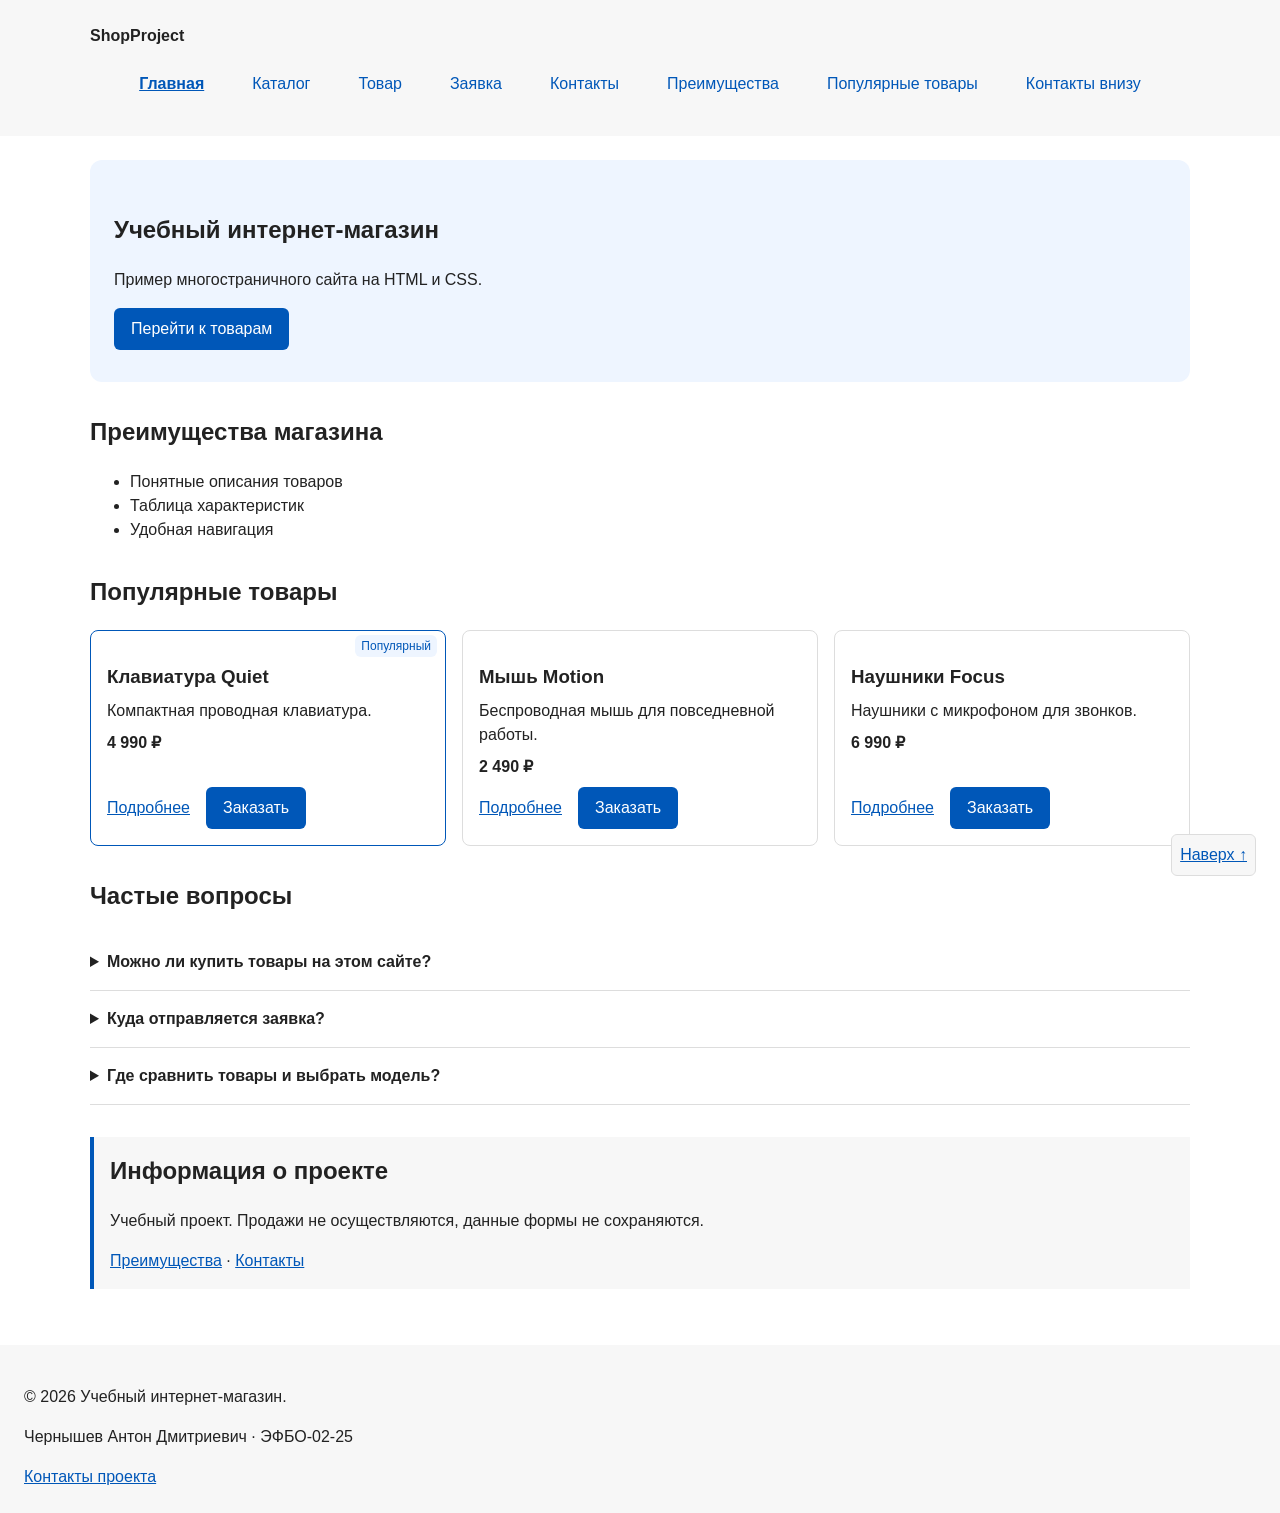
<file: index.html>
<!DOCTYPE html>
<html lang="ru">
    <head>
        <meta charset="UTF-8">
        <meta name="viewport" content="width=device-width, initial-scale=1.0">
        <meta name="description" content="Главная учебного интернет-магазина. Контрольная работа №1.">
        <meta name="author" content="Чернышев Антон Дмитриевич, ЭФБО-02-25">
        <title>Главная — Учебный интернет-магазин</title>
        <link rel="stylesheet" href="css/style.css?v=20261014-final">
        <script src="js/header.js?v=20261014-final" defer></script>
        <script src="js/main.js" defer>
        </script>
    </head>
    <body>
        <header class="site-header">
            <div class="site-header__inner">
                <a class="site-header__logo" href="index.html">ShopProject</a>
                <nav class="site-nav" aria-label="Основная навигация">
                    <ul class="site-nav__list">
                        <li class="site-nav__item">
                            <a class="site-nav__link site-nav__link--active" href="index.html" aria-current="page">Главная</a>
                        </li>
                        <li class="site-nav__item">
                            <a class="site-nav__link" href="catalog.html">Каталог</a>
                        </li>
                        <li class="site-nav__item">
                            <a class="site-nav__link" href="product.html">Товар</a>
                        </li>
                        <li class="site-nav__item">
                            <a class="site-nav__link" href="order.html">Заявка</a>
                        </li>
                        <li class="site-nav__item">
                            <a class="site-nav__link" href="contacts.html">Контакты</a>
                        </li>
                        <li class="site-nav__item"><a class="site-nav__link" href="index.html#advantages">Преимущества</a></li>
                        <li class="site-nav__item"><a class="site-nav__link" href="index.html#popular">Популярные товары</a></li>
                        <li class="site-nav__item"><a class="site-nav__link" href="index.html#contacts">Контакты внизу</a></li>
                    </ul>
                </nav>
            </div>
        </header>
        <main class="site-main" id="top">
            <section class="hero">
                <h1 class="hero__title">Учебный интернет-магазин</h1>
                <p class="hero__description">Пример многостраничного сайта на HTML и CSS.</p>
                <a class="button button--primary" href="#popular">Перейти к товарам</a>
            </section>
            <section class="section" id="advantages">
                <h2 class="section__title">Преимущества магазина</h2>
                <ul>
                    <li>Понятные описания товаров</li>
                    <li>Таблица характеристик</li>
                    <li>Удобная навигация</li>
                </ul>
            </section>
            <section class="section" id="popular">
                <h2 class="section__title">Популярные товары</h2>
                <div class="products-grid">
                    <article class="product-card product-card--featured">
                        <span class="product-card__badge">Популярный</span>
                        <h3 class="product-card__title">Клавиатура Quiet</h3>
                        <p class="product-card__description">Компактная проводная клавиатура.</p>
                        <p class="product-card__price">4 990 ₽</p>
                        <div class="product-card__actions">
                            <a class="product-card__link" href="product.html">Подробнее</a>
                            <button class="button button--primary product-card__button" type="button" data-product="Клавиатура Quiet">Заказать</button>
                        </div>
                    </article>
                    <article class="product-card">
                        <h3 class="product-card__title">Мышь Motion</h3>
                        <p class="product-card__description">Беспроводная мышь для повседневной работы.</p>
                        <p class="product-card__price">2 490 ₽</p>
                        <div class="product-card__actions">
                            <a class="product-card__link" href="catalog.html#mouse-details">Подробнее</a>
                            <button class="button button--primary product-card__button" type="button" data-product="Мышь Motion">Заказать</button>
                        </div>
                    </article>
                    <article class="product-card">
                        <h3 class="product-card__title">Наушники Focus</h3>
                        <p class="product-card__description">Наушники с микрофоном для звонков.</p>
                        <p class="product-card__price">6 990 ₽</p>
                        <div class="product-card__actions">
                            <a class="product-card__link" href="catalog.html#headphones-details">Подробнее</a>
                            <button class="button button--primary product-card__button" type="button" data-product="Наушники Focus">Заказать</button>
                        </div>
                    </article>
                </div>
            </section>
            <section class="section faq" id="faq" aria-labelledby="faq-title">
                <h2 class="section__title" id="faq-title">Частые вопросы</h2>
                <details class="faq__item">
                    <summary class="faq__question">Можно ли купить товары на этом сайте?</summary>
                    <p class="faq__answer">Нет. Это учебный проект: товары и цены вымышленные,
                        корзина и оплата не реализованы.</p>
                </details>
                <details class="faq__item">
                    <summary class="faq__question">Куда отправляется заявка?</summary>
                    <p class="faq__answer">Никуда. Форма проверяет заполнение полей в браузере,
                        но не отправляет и не сохраняет данные на сервере.</p>
                </details>
                <details class="faq__item">
                    <summary class="faq__question">Где сравнить товары и выбрать модель?</summary>
                    <p class="faq__answer">Откройте <a href="catalog.html#comparison">таблицу сравнения в каталоге</a>.
                        Кнопка «Подробнее» у каждой карточки ведёт к её описанию.</p>
                </details>
            </section>
            <aside class="aside-info">
                <h2 class="aside-info__title">Информация о проекте</h2>
                <p>Учебный проект. Продажи не осуществляются, данные формы не сохраняются.</p>
                <a href="#advantages">Преимущества</a> · <a href="#contacts">Контакты</a>
            </aside>
        </main>
        <footer class="site-footer" id="contacts">
            <p>© 2026 Учебный интернет-магазин.</p>
            <p>Чернышев Антон Дмитриевич · ЭФБО-02-25</p>
            <a href="contacts.html">Контакты проекта</a>
        </footer>
        <a class="back-top" href="#top">Наверх ↑</a>
        <dialog class="order-dialog" id="order-dialog" aria-labelledby="order-dialog-title">
            <h2 class="order-dialog__title" id="order-dialog-title">Оформление заявки</h2>
            <form class="order-form" id="order-form" action="#" method="post" novalidate>
                <p class="order-form__note">Демонстрация: форма проверяет ввод, но ничего не отправляет и не сохраняет. Поля со * обязательны.</p>
                <input id="selected-product" name="selected-product" type="hidden">
                <p id="selected-product-name" class="order-form__selection">
                </p>
                <div class="order-form__field">
                    <label class="order-form__label" for="name">Имя *</label>
                    <input class="order-form__input" id="name" name="name" type="text" minlength="2" autocomplete="name" required>
                </div>
                <div class="order-form__field">
                    <label class="order-form__label" for="email">E-mail *</label>
                    <input class="order-form__input" id="email" name="email" type="email" autocomplete="email" required>
                </div>
                <div class="order-form__field">
                    <label class="order-form__label" for="phone">Телефон *</label>
                    <input class="order-form__input" id="phone" name="phone" type="tel" inputmode="tel" autocomplete="tel" placeholder="+7 (900) 000-00-00" pattern="^\+7 \(\d{3}\) \d{3}-\d{2}-\d{2}$" aria-describedby="phone-hint" required>
                    <small class="order-form__hint" id="phone-hint">Формат: +7 (900) 000-00-00</small>
                </div>
                <div class="order-form__field">
                    <label class="order-form__label" for="date">Желаемая дата</label>
                    <input class="order-form__input" id="date" name="date" type="date">
                </div>
                <div class="order-form__field">
                    <label class="order-form__label" for="topic">Тема обращения *</label>
                    <select class="order-form__select" id="topic" name="topic" required>
                        <option value="">Выберите тему</option>
                        <option value="product">Заказ товара</option>
                        <option value="consultation">Консультация</option>
                        <option value="delivery">Доставка</option>
                    </select>
                </div>
                <div class="order-form__field">
                    <label class="order-form__label" for="comment">Комментарий</label>
                    <textarea class="order-form__textarea" id="comment" name="comment" rows="3" placeholder="Комментарий к заявке">
                    </textarea>
                </div>
                <div class="order-form__field order-form__field--checkbox">
                    <input class="order-form__input order-form__input--checkbox" id="agreement" name="agreement" type="checkbox" required>
                    <label class="order-form__label order-form__label--checkbox" for="agreement">Я согласен на обработку данных в учебном примере *</label>
                </div>
                <div class="order-form__actions">
                    <button class="button button--secondary" id="close-order-dialog" type="button">Закрыть</button>
                    <button class="button button--primary" id="submit-order" type="submit" disabled>Проверить заявку</button>
                </div>
            </form>
        </dialog>
        <p class="success-message" id="success-message" role="status" hidden>Поля проверены. Это демонстрация: заявка не отправлена.</p>
    </body>
</html>
</file>
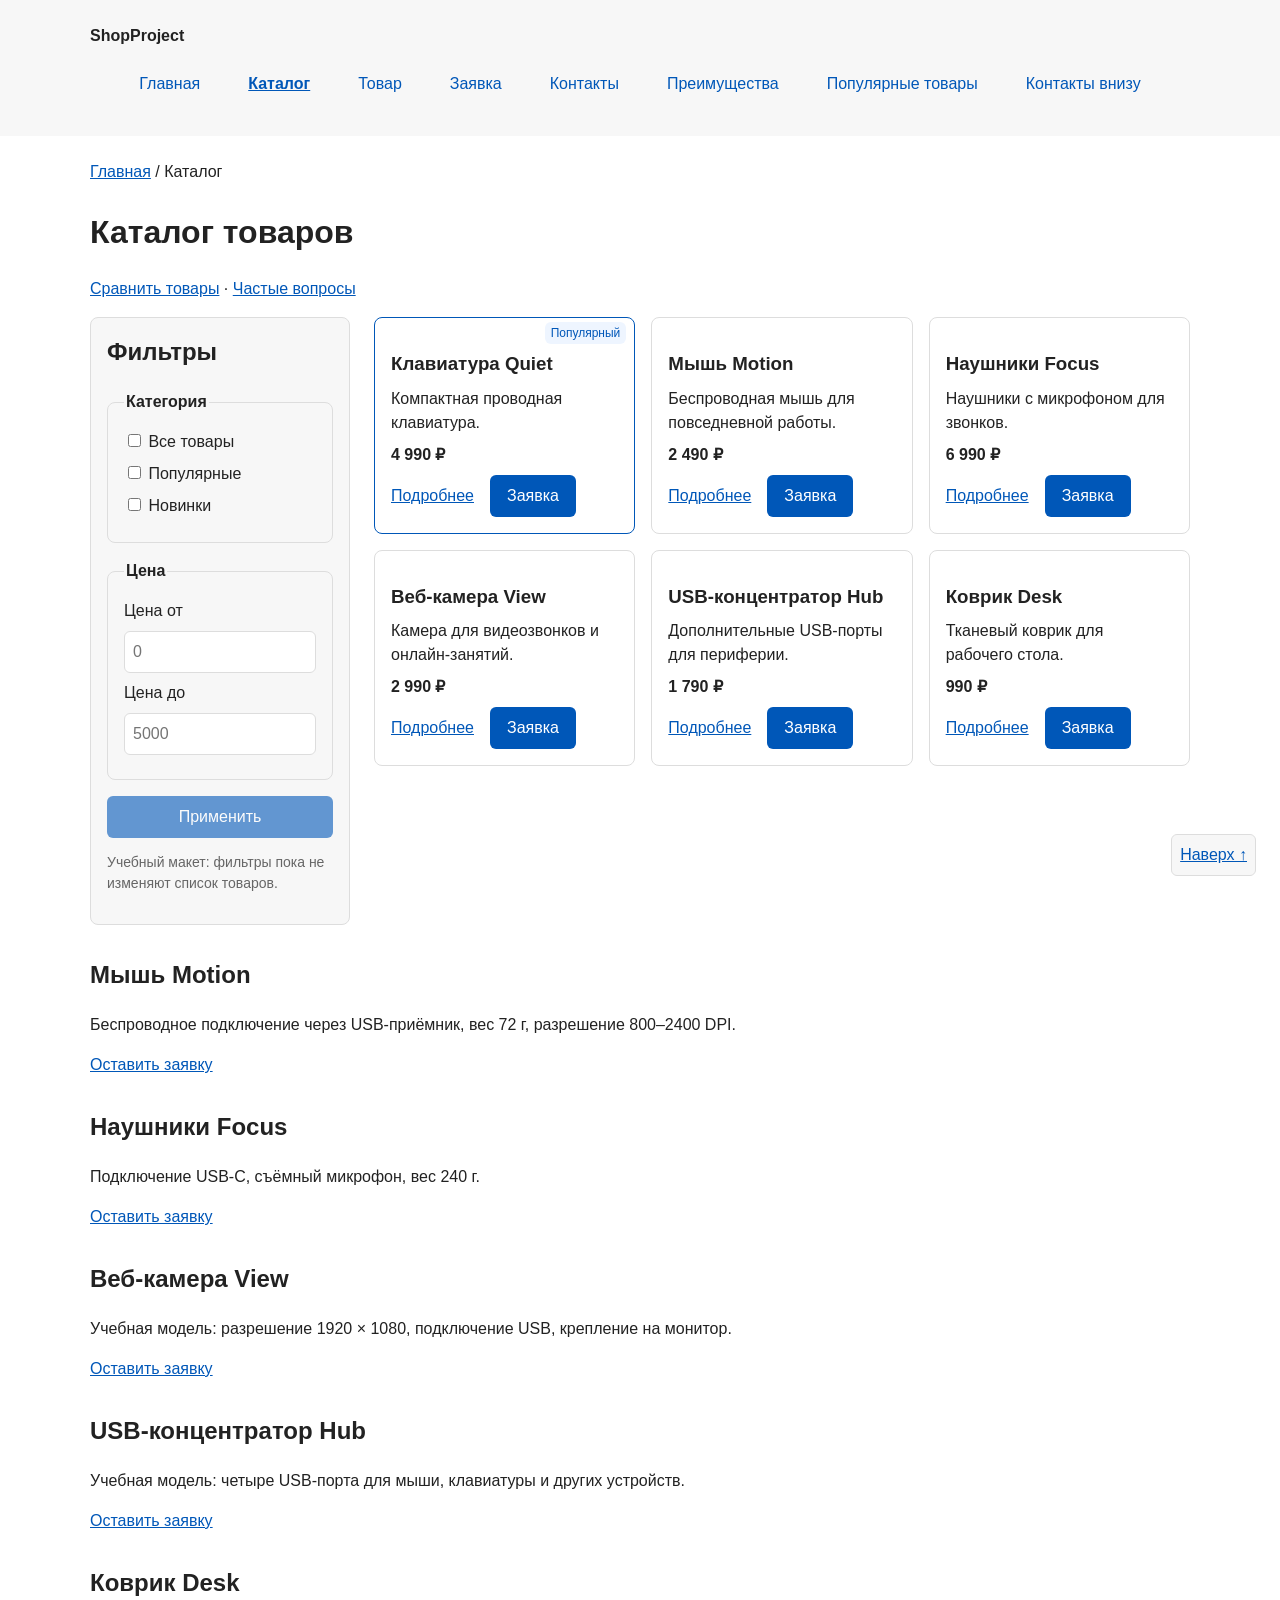
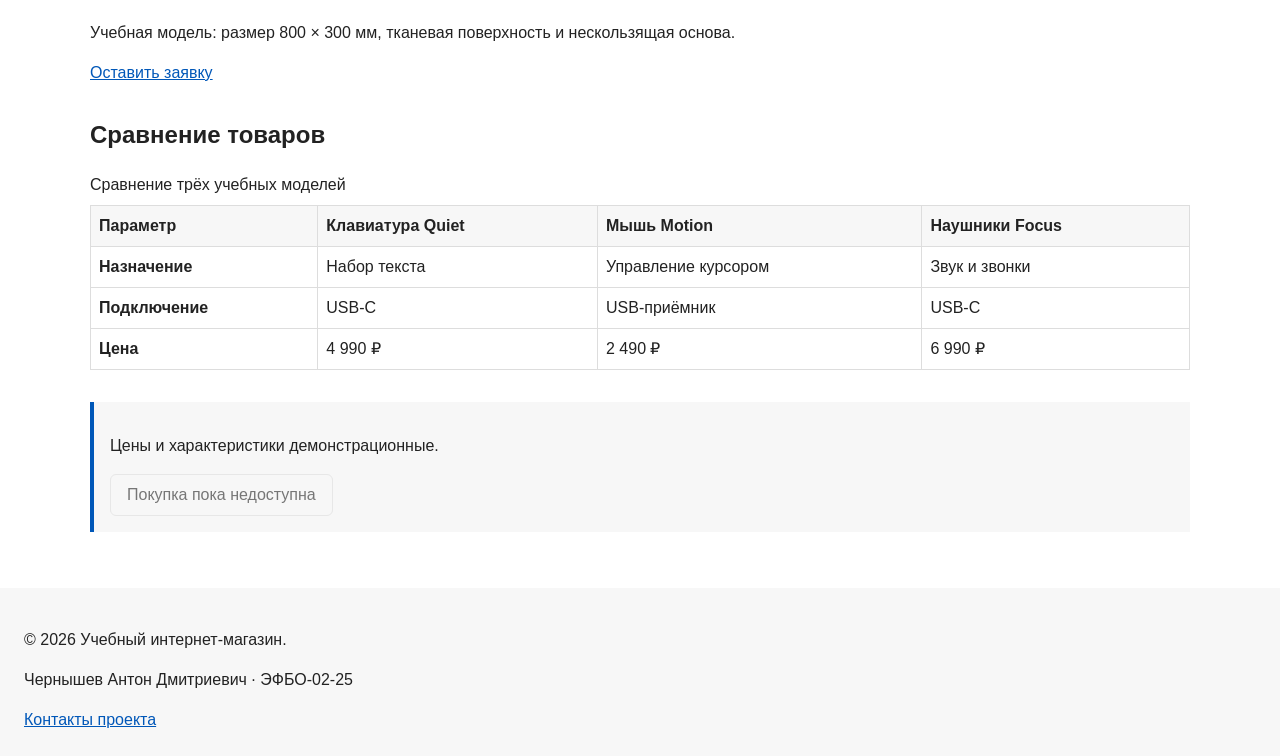
<file: catalog.html>
<!DOCTYPE html>
<html lang="ru">
    <head>
        <meta charset="UTF-8">
        <meta name="viewport" content="width=device-width, initial-scale=1.0">
        <meta name="description" content="Каталог учебного интернет-магазина. Контрольная работа №1.">
        <meta name="author" content="Чернышев Антон Дмитриевич, ЭФБО-02-25">
        <title>Каталог — Учебный интернет-магазин</title>
        <link rel="stylesheet" href="css/style.css?v=20261014-final">
        <script src="js/header.js?v=20261014-final" defer></script>
    </head>
    <body>
        <header class="site-header">
            <div class="site-header__inner">
                <a class="site-header__logo" href="index.html">ShopProject</a>
                <nav class="site-nav" aria-label="Основная навигация">
                    <ul class="site-nav__list">
                        <li class="site-nav__item">
                            <a class="site-nav__link" href="index.html">Главная</a>
                        </li>
                        <li class="site-nav__item">
                            <a class="site-nav__link site-nav__link--active" href="catalog.html" aria-current="page">Каталог</a>
                        </li>
                        <li class="site-nav__item">
                            <a class="site-nav__link" href="product.html">Товар</a>
                        </li>
                        <li class="site-nav__item">
                            <a class="site-nav__link" href="order.html">Заявка</a>
                        </li>
                        <li class="site-nav__item">
                            <a class="site-nav__link" href="contacts.html">Контакты</a>
                        </li>
                        <li class="site-nav__item"><a class="site-nav__link" href="index.html#advantages">Преимущества</a></li>
                        <li class="site-nav__item"><a class="site-nav__link" href="index.html#popular">Популярные товары</a></li>
                        <li class="site-nav__item"><a class="site-nav__link" href="index.html#contacts">Контакты внизу</a></li>
                    </ul>
                </nav>
            </div>
        </header>
        <main class="site-main" id="top">
            <nav class="breadcrumbs" aria-label="Хлебные крошки">
                <a class="breadcrumbs__link" href="index.html">Главная</a>
                <span class="breadcrumbs__current" aria-current="page">Каталог</span>
            </nav>
            <h1>Каталог товаров</h1>
            <p><a href="#comparison">Сравнить товары</a> · <a href="index.html#faq">Частые вопросы</a></p>
            <div class="catalog-layout">
                <aside class="catalog-filters" aria-labelledby="filters-title">
                    <h2 class="catalog-filters__title" id="filters-title">Фильтры</h2>
                    <form class="filters-form" action="#" method="get">
                        <fieldset class="filters-form__group">
                            <legend class="filters-form__legend">Категория</legend>
                            <label class="filters-form__label"><input type="checkbox" name="category" value="all"> Все товары</label>
                            <label class="filters-form__label"><input type="checkbox" name="category" value="popular"> Популярные</label>
                            <label class="filters-form__label"><input type="checkbox" name="category" value="new"> Новинки</label>
                        </fieldset>
                        <fieldset class="filters-form__group">
                            <legend class="filters-form__legend">Цена</legend>
                            <label class="filters-form__label" for="price-from">Цена от</label>
                            <input class="filters-form__input" id="price-from" type="number" name="price_from" min="0" placeholder="0">
                            <label class="filters-form__label" for="price-to">Цена до</label>
                            <input class="filters-form__input" id="price-to" type="number" name="price_to" min="0" placeholder="5000">
                        </fieldset>
                        <button class="button button--primary" type="submit" disabled>Применить</button>
                    </form>
                    <p class="catalog-filters__note">Учебный макет: фильтры пока не изменяют список товаров.</p>
                </aside>
                <section class="catalog-products" aria-label="Товары каталога">
                <div class="products-grid">
                    <article class="product-card product-card--featured">
                        <span class="product-card__badge">Популярный</span>
                        <h3 class="product-card__title">Клавиатура Quiet</h3>
                        <p class="product-card__description">Компактная проводная клавиатура.</p>
                        <p class="product-card__price">4 990 ₽</p>
                        <div class="product-card__actions">
                            <a class="product-card__link" href="product.html">Подробнее</a>
                            <a class="button button--primary" href="order.html">Заявка</a>
                        </div>
                    </article>
                    <article class="product-card">
                        <h3 class="product-card__title">Мышь Motion</h3>
                        <p class="product-card__description">Беспроводная мышь для повседневной работы.</p>
                        <p class="product-card__price">2 490 ₽</p>
                        <div class="product-card__actions">
                            <a class="product-card__link" href="catalog.html#mouse-details">Подробнее</a>
                            <a class="button button--primary" href="order.html">Заявка</a>
                        </div>
                    </article>
                    <article class="product-card">
                        <h3 class="product-card__title">Наушники Focus</h3>
                        <p class="product-card__description">Наушники с микрофоном для звонков.</p>
                        <p class="product-card__price">6 990 ₽</p>
                        <div class="product-card__actions">
                            <a class="product-card__link" href="catalog.html#headphones-details">Подробнее</a>
                            <a class="button button--primary" href="order.html">Заявка</a>
                        </div>
                    </article>
                    <article class="product-card">
                        <h3 class="product-card__title">Веб-камера View</h3>
                        <p class="product-card__description">Камера для видеозвонков и онлайн-занятий.</p>
                        <p class="product-card__price">2 990 ₽</p>
                        <div class="product-card__actions">
                            <a class="product-card__link" href="#camera-details">Подробнее</a>
                            <a class="button button--primary" href="order.html">Заявка</a>
                        </div>
                    </article>
                    <article class="product-card">
                        <h3 class="product-card__title">USB-концентратор Hub</h3>
                        <p class="product-card__description">Дополнительные USB-порты для периферии.</p>
                        <p class="product-card__price">1 790 ₽</p>
                        <div class="product-card__actions">
                            <a class="product-card__link" href="#hub-details">Подробнее</a>
                            <a class="button button--primary" href="order.html">Заявка</a>
                        </div>
                    </article>
                    <article class="product-card">
                        <h3 class="product-card__title">Коврик Desk</h3>
                        <p class="product-card__description">Тканевый коврик для рабочего стола.</p>
                        <p class="product-card__price">990 ₽</p>
                        <div class="product-card__actions">
                            <a class="product-card__link" href="#mat-details">Подробнее</a>
                            <a class="button button--primary" href="order.html">Заявка</a>
                        </div>
                    </article>
                </div>
                </section>
            </div>
            <section class="section" id="mouse-details">
                <h2 class="section__title">Мышь Motion</h2>
                <p>Беспроводное подключение через USB-приёмник, вес 72 г, разрешение 800–2400 DPI.</p>
                <a href="order.html">Оставить заявку</a>
            </section>
            <section class="section" id="headphones-details">
                <h2 class="section__title">Наушники Focus</h2>
                <p>Подключение USB-C, съёмный микрофон, вес 240 г.</p>
                <a href="order.html">Оставить заявку</a>
            </section>
            <section class="section" id="camera-details">
                <h2 class="section__title">Веб-камера View</h2>
                <p>Учебная модель: разрешение 1920 × 1080, подключение USB, крепление на монитор.</p>
                <a href="order.html">Оставить заявку</a>
            </section>
            <section class="section" id="hub-details">
                <h2 class="section__title">USB-концентратор Hub</h2>
                <p>Учебная модель: четыре USB-порта для мыши, клавиатуры и других устройств.</p>
                <a href="order.html">Оставить заявку</a>
            </section>
            <section class="section" id="mat-details">
                <h2 class="section__title">Коврик Desk</h2>
                <p>Учебная модель: размер 800 × 300 мм, тканевая поверхность и нескользящая основа.</p>
                <a href="order.html">Оставить заявку</a>
            </section>
            <section class="section" id="comparison">
                <h2 class="section__title">Сравнение товаров</h2>
                <div class="table-scroll" role="region" aria-label="Таблица сравнения товаров" tabindex="0">
                    <table class="product-table product-table--comparison">
                        <caption class="product-table__caption">Сравнение трёх учебных моделей</caption>
                        <thead class="product-table__head">
                            <tr>
                                <th class="product-table__cell" scope="col">Параметр</th>
                                <th class="product-table__cell" scope="col">Клавиатура Quiet</th>
                                <th class="product-table__cell" scope="col">Мышь Motion</th>
                                <th class="product-table__cell" scope="col">Наушники Focus</th>
                            </tr>
                        </thead>
                        <tbody>
                            <tr>
                                <th class="product-table__cell" scope="row">Назначение</th>
                                <td class="product-table__cell">Набор текста</td>
                                <td class="product-table__cell">Управление курсором</td>
                                <td class="product-table__cell">Звук и звонки</td>
                            </tr>
                            <tr>
                                <th class="product-table__cell" scope="row">Подключение</th>
                                <td class="product-table__cell">USB-C</td>
                                <td class="product-table__cell">USB-приёмник</td>
                                <td class="product-table__cell">USB-C</td>
                            </tr>
                            <tr>
                                <th class="product-table__cell" scope="row">Цена</th>
                                <td class="product-table__cell">4 990 ₽</td>
                                <td class="product-table__cell">2 490 ₽</td>
                                <td class="product-table__cell">6 990 ₽</td>
                            </tr>
                        </tbody>
                    </table>
                </div>
            </section>
            <aside class="aside-info">
                <p>Цены и характеристики демонстрационные.</p>
                <button class="button button--secondary" type="button" disabled>Покупка пока недоступна</button>
            </aside>
        </main>
        <footer class="site-footer" id="contacts">
            <p>© 2026 Учебный интернет-магазин.</p>
            <p>Чернышев Антон Дмитриевич · ЭФБО-02-25</p>
            <a href="contacts.html">Контакты проекта</a>
        </footer>
        <a class="back-top" href="#top">Наверх ↑</a>
    </body>
</html>
</file>
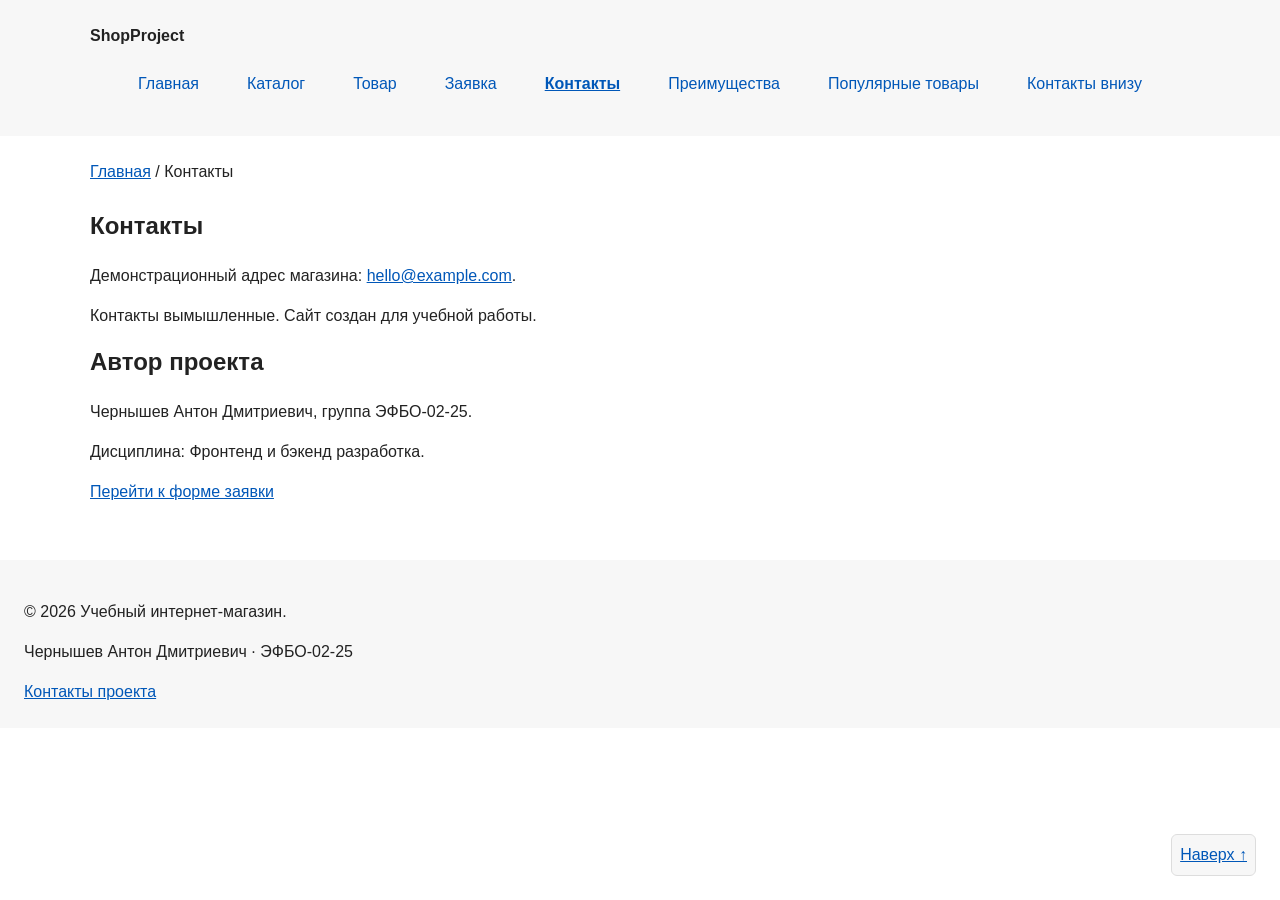
<file: contacts.html>
<!DOCTYPE html>
<html lang="ru">
    <head>
        <meta charset="UTF-8">
        <meta name="viewport" content="width=device-width, initial-scale=1.0">
        <meta name="description" content="Контакты учебного интернет-магазина. Контрольная работа №1.">
        <meta name="author" content="Чернышев Антон Дмитриевич, ЭФБО-02-25">
        <title>Контакты — Учебный интернет-магазин</title>
        <link rel="stylesheet" href="css/style.css?v=20261014-final">
        <script src="js/header.js?v=20261014-final" defer></script>
    </head>
    <body>
        <header class="site-header">
            <div class="site-header__inner">
                <a class="site-header__logo" href="index.html">ShopProject</a>
                <nav class="site-nav" aria-label="Основная навигация">
                    <ul class="site-nav__list">
                        <li class="site-nav__item">
                            <a class="site-nav__link" href="index.html">Главная</a>
                        </li>
                        <li class="site-nav__item">
                            <a class="site-nav__link" href="catalog.html">Каталог</a>
                        </li>
                        <li class="site-nav__item">
                            <a class="site-nav__link" href="product.html">Товар</a>
                        </li>
                        <li class="site-nav__item">
                            <a class="site-nav__link" href="order.html">Заявка</a>
                        </li>
                        <li class="site-nav__item">
                            <a class="site-nav__link site-nav__link--active" href="contacts.html" aria-current="page">Контакты</a>
                        </li>
                        <li class="site-nav__item"><a class="site-nav__link" href="index.html#advantages">Преимущества</a></li>
                        <li class="site-nav__item"><a class="site-nav__link" href="index.html#popular">Популярные товары</a></li>
                        <li class="site-nav__item"><a class="site-nav__link" href="index.html#contacts">Контакты внизу</a></li>
                    </ul>
                </nav>
            </div>
        </header>
        <main class="site-main" id="top">
            <nav class="breadcrumbs" aria-label="Хлебные крошки">
                <a class="breadcrumbs__link" href="index.html">Главная</a>
                <span class="breadcrumbs__current" aria-current="page">Контакты</span>
            </nav>
            <section class="section">
                <h1>Контакты</h1>
                <p>Демонстрационный адрес магазина: <a href="mailto:hello@example.com">hello@example.com</a>.</p>
                <p>Контакты вымышленные. Сайт создан для учебной работы.</p>
                <h2 class="section__title">Автор проекта</h2>
                <p>Чернышев Антон Дмитриевич, группа ЭФБО-02-25.</p>
                <p>Дисциплина: Фронтенд и бэкенд разработка.</p>
                <a href="order.html">Перейти к форме заявки</a>
            </section>
        </main>
        <footer class="site-footer" id="contacts">
            <p>© 2026 Учебный интернет-магазин.</p>
            <p>Чернышев Антон Дмитриевич · ЭФБО-02-25</p>
            <a href="contacts.html">Контакты проекта</a>
        </footer>
        <a class="back-top" href="#top">Наверх ↑</a>
    </body>
</html>
</file>
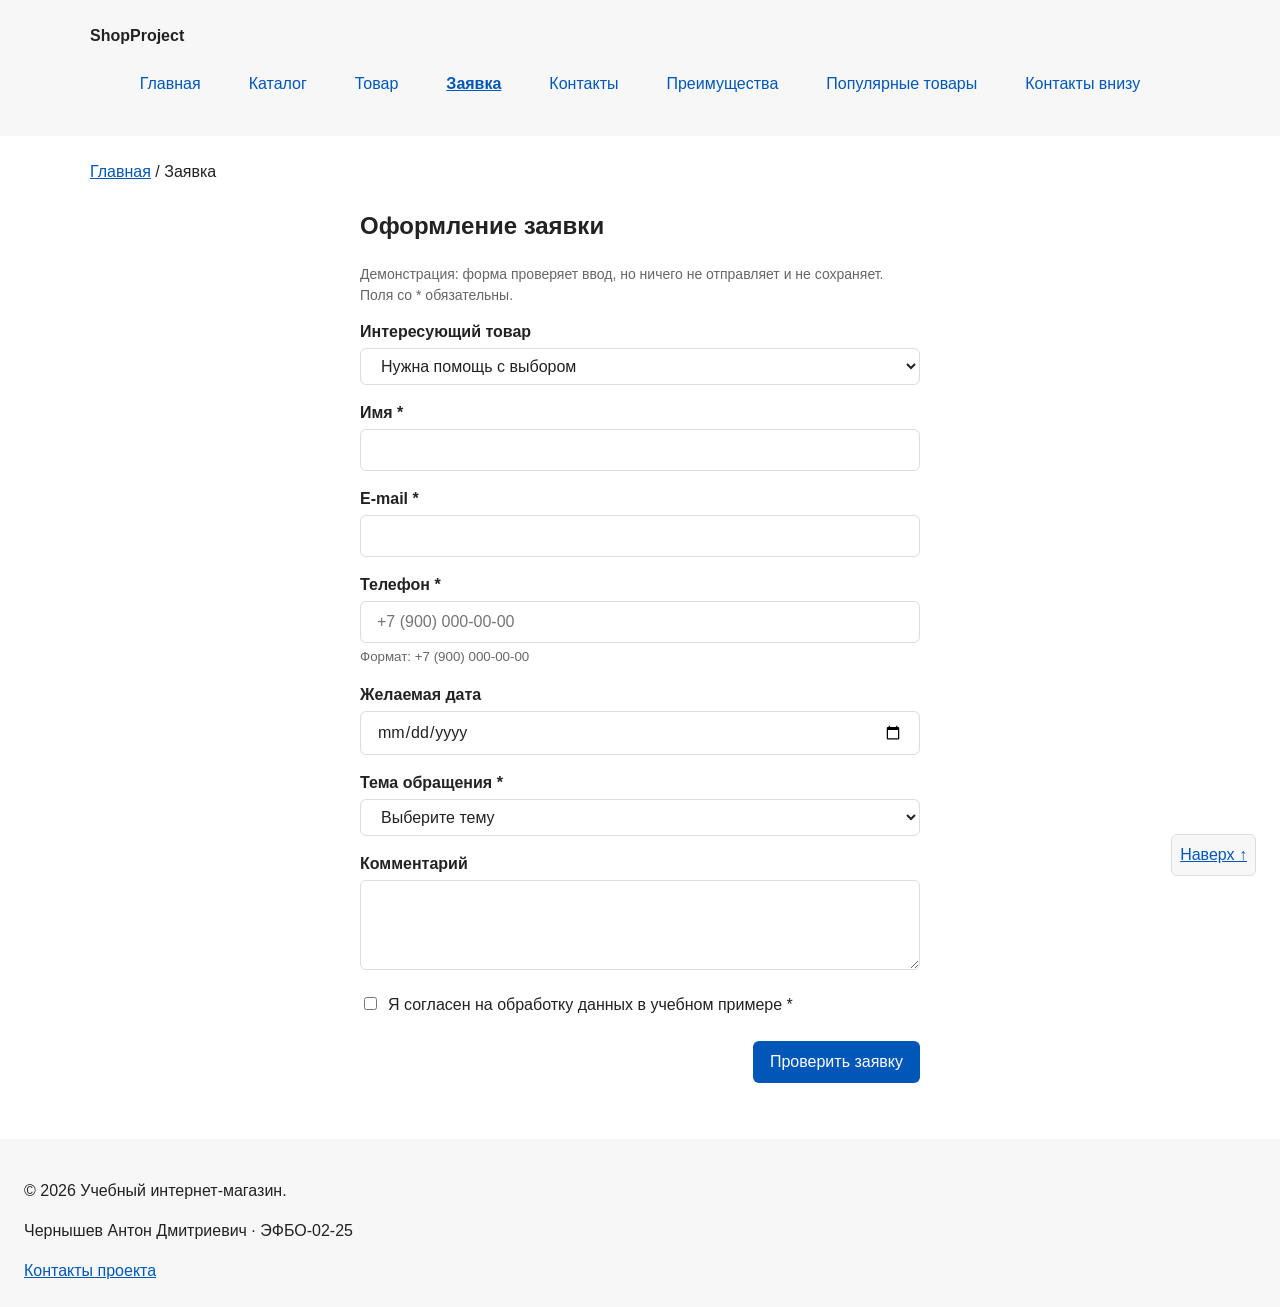
<file: order.html>
<!DOCTYPE html>
<html lang="ru">
    <head>
        <meta charset="UTF-8">
        <meta name="viewport" content="width=device-width, initial-scale=1.0">
        <meta name="description" content="Заявка учебного интернет-магазина. Контрольная работа №1.">
        <meta name="author" content="Чернышев Антон Дмитриевич, ЭФБО-02-25">
        <title>Заявка — Учебный интернет-магазин</title>
        <link rel="stylesheet" href="css/style.css?v=20261014-final">
        <script src="js/header.js?v=20261014-final" defer></script>
        <script src="js/main.js" defer>
        </script>
    </head>
    <body>
        <header class="site-header">
            <div class="site-header__inner">
                <a class="site-header__logo" href="index.html">ShopProject</a>
                <nav class="site-nav" aria-label="Основная навигация">
                    <ul class="site-nav__list">
                        <li class="site-nav__item">
                            <a class="site-nav__link" href="index.html">Главная</a>
                        </li>
                        <li class="site-nav__item">
                            <a class="site-nav__link" href="catalog.html">Каталог</a>
                        </li>
                        <li class="site-nav__item">
                            <a class="site-nav__link" href="product.html">Товар</a>
                        </li>
                        <li class="site-nav__item">
                            <a class="site-nav__link site-nav__link--active" href="order.html" aria-current="page">Заявка</a>
                        </li>
                        <li class="site-nav__item">
                            <a class="site-nav__link" href="contacts.html">Контакты</a>
                        </li>
                        <li class="site-nav__item"><a class="site-nav__link" href="index.html#advantages">Преимущества</a></li>
                        <li class="site-nav__item"><a class="site-nav__link" href="index.html#popular">Популярные товары</a></li>
                        <li class="site-nav__item"><a class="site-nav__link" href="index.html#contacts">Контакты внизу</a></li>
                    </ul>
                </nav>
            </div>
        </header>
        <main class="site-main" id="top">
            <nav class="breadcrumbs" aria-label="Хлебные крошки">
                <a class="breadcrumbs__link" href="index.html">Главная</a>
                <span class="breadcrumbs__current" aria-current="page">Заявка</span>
            </nav>
            <section class="section order-section">
                <h1>Оформление заявки</h1>
                <form class="order-form" id="order-form" action="#" method="post" novalidate>
                    <p class="order-form__note">Демонстрация: форма проверяет ввод, но ничего не отправляет и не сохраняет. Поля со * обязательны.</p>
                    <div class="order-form__field">
                        <label class="order-form__label" for="selected-product">Интересующий товар</label>
                        <select class="order-form__select" id="selected-product" name="selected-product">
                            <option value="">Нужна помощь с выбором</option>
                            <option>Клавиатура Quiet</option>
                            <option>Мышь Motion</option>
                            <option>Наушники Focus</option>
                            <option>Веб-камера View</option>
                            <option>USB-концентратор Hub</option>
                            <option>Коврик Desk</option>
                        </select>
                    </div>
                    <div class="order-form__field">
                        <label class="order-form__label" for="name">Имя *</label>
                        <input class="order-form__input" id="name" name="name" type="text" minlength="2" autocomplete="name" required>
                    </div>
                    <div class="order-form__field">
                        <label class="order-form__label" for="email">E-mail *</label>
                        <input class="order-form__input" id="email" name="email" type="email" autocomplete="email" required>
                    </div>
                    <div class="order-form__field">
                        <label class="order-form__label" for="phone">Телефон *</label>
                        <input class="order-form__input" id="phone" name="phone" type="tel" inputmode="tel" autocomplete="tel" placeholder="+7 (900) 000-00-00" pattern="^\+7 \(\d{3}\) \d{3}-\d{2}-\d{2}$" aria-describedby="phone-hint" required>
                        <small class="order-form__hint" id="phone-hint">Формат: +7 (900) 000-00-00</small>
                    </div>
                    <div class="order-form__field">
                        <label class="order-form__label" for="date">Желаемая дата</label>
                        <input class="order-form__input" id="date" name="date" type="date">
                    </div>
                    <div class="order-form__field">
                        <label class="order-form__label" for="topic">Тема обращения *</label>
                        <select class="order-form__select" id="topic" name="topic" required>
                            <option value="">Выберите тему</option>
                            <option value="product">Заказ товара</option>
                            <option value="consultation">Консультация</option>
                            <option value="delivery">Доставка</option>
                        </select>
                    </div>
                    <div class="order-form__field">
                        <label class="order-form__label" for="comment">Комментарий</label>
                        <textarea class="order-form__textarea" id="comment" name="comment" rows="3" placeholder="Комментарий к заявке">
                        </textarea>
                    </div>
                    <div class="order-form__field order-form__field--checkbox">
                        <input class="order-form__input order-form__input--checkbox" id="agreement" name="agreement" type="checkbox" required>
                        <label class="order-form__label order-form__label--checkbox" for="agreement">Я согласен на обработку данных в учебном примере *</label>
                    </div>
                    <div class="order-form__actions">
                        <button class="button button--primary" id="submit-order" type="submit" disabled>Проверить заявку</button>
                    </div>
                </form>
                <noscript><p>Для учебной проверки формы включите JavaScript. Без него отправка недоступна.</p></noscript>
            </section>
        </main>
        <footer class="site-footer" id="contacts">
            <p>© 2026 Учебный интернет-магазин.</p>
            <p>Чернышев Антон Дмитриевич · ЭФБО-02-25</p>
            <a href="contacts.html">Контакты проекта</a>
        </footer>
        <a class="back-top" href="#top">Наверх ↑</a>
        <p class="success-message" id="success-message" role="status" hidden>Поля проверены. Это демонстрация: заявка не отправлена.</p>
    </body>
</html>
</file>
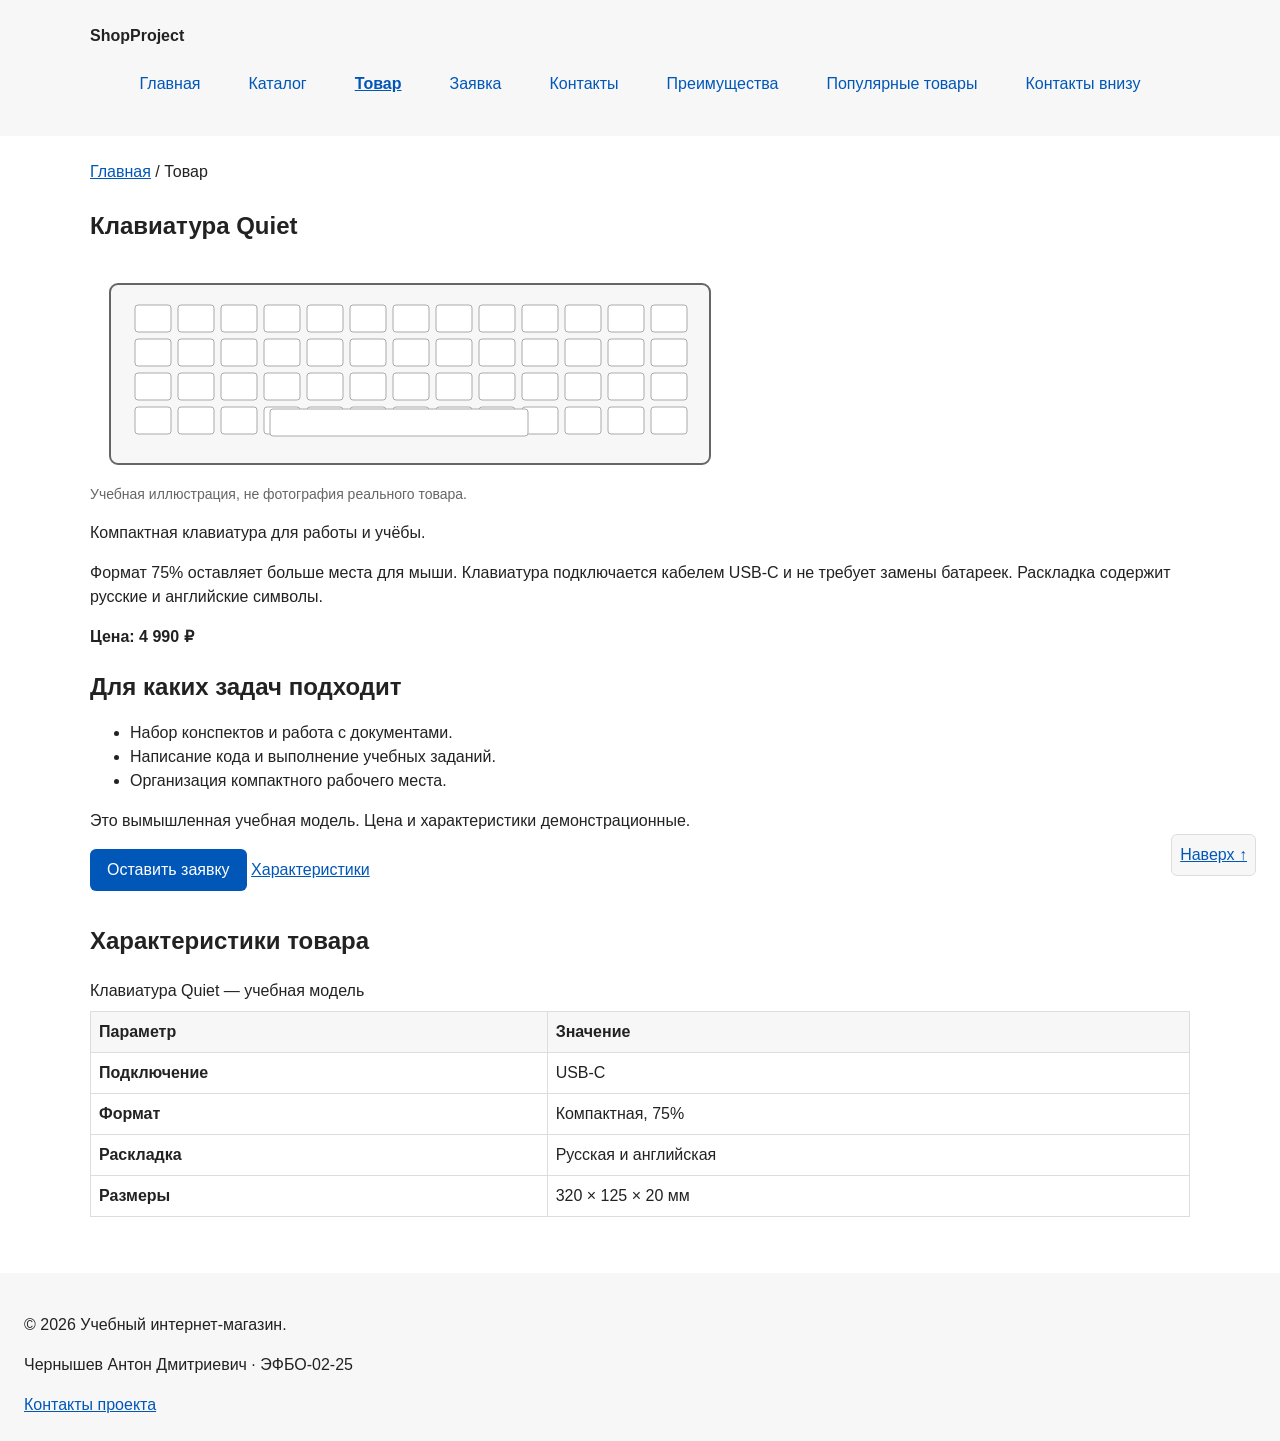
<file: product.html>
<!DOCTYPE html>
<html lang="ru">
    <head>
        <meta charset="UTF-8">
        <meta name="viewport" content="width=device-width, initial-scale=1.0">
        <meta name="description" content="Товар учебного интернет-магазина. Контрольная работа №1.">
        <meta name="author" content="Чернышев Антон Дмитриевич, ЭФБО-02-25">
        <title>Товар — Учебный интернет-магазин</title>
        <link rel="stylesheet" href="css/style.css?v=20261014-final">
        <script src="js/header.js?v=20261014-final" defer></script>
    </head>
    <body>
        <header class="site-header">
            <div class="site-header__inner">
                <a class="site-header__logo" href="index.html">ShopProject</a>
                <nav class="site-nav" aria-label="Основная навигация">
                    <ul class="site-nav__list">
                        <li class="site-nav__item">
                            <a class="site-nav__link" href="index.html">Главная</a>
                        </li>
                        <li class="site-nav__item">
                            <a class="site-nav__link" href="catalog.html">Каталог</a>
                        </li>
                        <li class="site-nav__item">
                            <a class="site-nav__link site-nav__link--active" href="product.html" aria-current="page">Товар</a>
                        </li>
                        <li class="site-nav__item">
                            <a class="site-nav__link" href="order.html">Заявка</a>
                        </li>
                        <li class="site-nav__item">
                            <a class="site-nav__link" href="contacts.html">Контакты</a>
                        </li>
                        <li class="site-nav__item"><a class="site-nav__link" href="index.html#advantages">Преимущества</a></li>
                        <li class="site-nav__item"><a class="site-nav__link" href="index.html#popular">Популярные товары</a></li>
                        <li class="site-nav__item"><a class="site-nav__link" href="index.html#contacts">Контакты внизу</a></li>
                    </ul>
                </nav>
            </div>
        </header>
        <main class="site-main" id="top">
            <nav class="breadcrumbs" aria-label="Хлебные крошки">
                <a class="breadcrumbs__link" href="index.html">Главная</a>
                <span class="breadcrumbs__current" aria-current="page">Товар</span>
            </nav>
            <section class="section product-details">
                <h1>Клавиатура Quiet</h1>
                <figure class="product-details__figure">
                    <img class="product-details__image" src="images/keyboard.svg" width="640" height="220"
                         alt="Схематичное изображение клавиатуры Quiet">
                    <figcaption class="product-details__caption">Учебная иллюстрация, не фотография реального товара.</figcaption>
                </figure>
                <p>Компактная клавиатура для работы и учёбы.</p>
                <p>Формат 75% оставляет больше места для мыши. Клавиатура подключается
                    кабелем USB-C и не требует замены батареек. Раскладка содержит русские
                    и английские символы.</p>
                <p class="product-details__price">Цена: 4 990 ₽</p>
                <h2 class="product-details__title">Для каких задач подходит</h2>
                <ul>
                    <li>Набор конспектов и работа с документами.</li>
                    <li>Написание кода и выполнение учебных заданий.</li>
                    <li>Организация компактного рабочего места.</li>
                </ul>
                <p>Это вымышленная учебная модель. Цена и характеристики демонстрационные.</p>
                <a class="button button--primary" href="order.html">Оставить заявку</a>
                <a href="#specifications">Характеристики</a>
            </section>
            <section class="section" id="specifications">
                <h2 class="section__title">Характеристики товара</h2>
                <table class="product-table">
                    <caption class="product-table__caption">Клавиатура Quiet — учебная модель</caption>
                    <thead class="product-table__head">
                        <tr>
                            <th class="product-table__cell" scope="col">Параметр</th>
                            <th class="product-table__cell" scope="col">Значение</th>
                        </tr>
                    </thead>
                    <tbody>
                        <tr>
                            <th class="product-table__cell" scope="row">Подключение</th>
                            <td class="product-table__cell">USB-C</td>
                        </tr>
                        <tr>
                            <th class="product-table__cell" scope="row">Формат</th>
                            <td class="product-table__cell">Компактная, 75%</td>
                        </tr>
                        <tr>
                            <th class="product-table__cell" scope="row">Раскладка</th>
                            <td class="product-table__cell">Русская и английская</td>
                        </tr>
                        <tr>
                            <th class="product-table__cell" scope="row">Размеры</th>
                            <td class="product-table__cell">320 × 125 × 20 мм</td>
                        </tr>
                    </tbody>
                </table>
            </section>
        </main>
        <footer class="site-footer" id="contacts">
            <p>© 2026 Учебный интернет-магазин.</p>
            <p>Чернышев Антон Дмитриевич · ЭФБО-02-25</p>
            <a href="contacts.html">Контакты проекта</a>
        </footer>
        <a class="back-top" href="#top">Наверх ↑</a>
    </body>
</html>
</file>
<file: css/style.css>
/* ===============================
   1. Переменные проекта
   =============================== */
:root {
    /* Цвета */
    --color-bg: #ffffff;
    --color-white: #ffffff;
    --color-text: #222222;
    --color-muted: #666666;
    --color-primary: #0057b8;
    --color-primary-dark: #003f86;
    --color-border: #dddddd;
    --color-surface: #f7f7f7;
    --color-surface-accent: #eef5ff;
    --color-danger: #b00020;
    --color-danger-bg: #fff4f5;
    --color-success: #168a2f;
    --color-success-bg: #eefaf0;
    --color-backdrop: rgb(0 0 0 / 55%);

    /* Единая шкала отступов */
    --space-xs: 4px;
    --space-sm: 8px;
    --space-md: 16px;
    --space-lg: 24px;
    --space-xl: 32px;

    /* Скругления и размеры */
    --radius-sm: 6px;
    --radius-md: 8px;
    --radius-lg: 12px;
    --container-width: 1100px;
    --dialog-width: 560px;
}

/* ===============================
   2. Базовые стили
   =============================== */
* {
    box-sizing: border-box;
}

body {
    margin: 0;
    font-family: Arial, sans-serif;
    line-height: 1.5;
    color: var(--color-text);
    background-color: var(--color-bg);
}

.site-header,
.site-main,
.site-footer {
    padding: var(--space-lg);
}

.site-header,
.site-footer {
    background-color: var(--color-surface);
}

/* Шапка остаётся сверху, не выпадая из потока документа. */
.site-header {
    position: sticky;
    top: 0;
    z-index: 10;
}

/* ===============================
   3. Общие элементы интерфейса
   =============================== */
a {
    color: var(--color-primary);
}

a:hover {
    color: var(--color-primary-dark);
}

.button {
    display: inline-block;
    padding: var(--space-sm) var(--space-md);
    border: 1px solid var(--color-border);
    border-radius: var(--radius-sm);
    color: var(--color-text);
    background-color: var(--color-surface);
    font: inherit;
    text-decoration: none;
    cursor: pointer;
}

.button--primary {
    border-color: transparent;
    color: var(--color-white);
    background-color: var(--color-primary);
}

.button:hover:not(:disabled) {
    border-color: transparent;
    color: var(--color-white);
    background-color: var(--color-primary-dark);
}

a:focus-visible,
button:focus-visible,
input:focus-visible,
select:focus-visible,
textarea:focus-visible {
    outline: 2px solid var(--color-primary);
    outline-offset: 3px;
}

button:disabled,
input:disabled,
select:disabled,
textarea:disabled {
    opacity: 0.6;
    cursor: not-allowed;
}

/* ===============================
   4. Компоненты страницы
   =============================== */
.site-header__inner {
    max-width: var(--container-width);
    margin: 0 auto;
}

.site-header__logo {
    font-weight: bold;
    color: var(--color-text);
    text-decoration: none;
}

.site-header__logo:hover {
    color: var(--color-primary-dark);
}

.site-nav__list {
    padding: 0;
    margin: var(--space-md) 0 0;
    list-style: none;
    display: flex;
    flex-wrap: wrap;
    justify-content: center;
    align-items: center;
    gap: var(--space-md);
}

.site-nav__item {
    margin-bottom: var(--space-sm);
}

.site-nav__link {
    text-decoration: none;
    display: inline-block;
    padding: var(--space-sm) var(--space-md);
    border-radius: var(--radius-sm);
}

.site-nav__link:hover {
    text-decoration: underline;
    color: var(--color-white);
    background: var(--color-primary);
}

.hero {
    max-width: var(--container-width);
    margin: 0 auto var(--space-xl);
    padding: var(--space-xl) var(--space-lg);
    background-color: var(--color-surface-accent);
    border-radius: var(--radius-lg);
}

.section {
    max-width: var(--container-width);
    margin: 0 auto var(--space-xl);
}

.section__title,
.product-card__title,
.aside-info__title {
    margin-top: 0;
}

.product-card {
    padding: var(--space-md);
    border: 1px solid var(--color-border);
    border-radius: var(--radius-md);
    background-color: var(--color-bg);
    position: relative;
    padding-top: var(--space-xl);
    display: flex;
    flex-direction: column;
    gap: var(--space-sm);
    margin-bottom: 0;
}

.product-card:hover {
    border-color: var(--color-primary);
}

.product-card--featured {
    border-color: var(--color-primary);
}

.aside-info {
    max-width: var(--container-width);
    margin: 0 auto var(--space-xl);
    padding: var(--space-md);
    border-left: 4px solid var(--color-primary);
    background-color: var(--color-surface);
}

/* ===============================
   5. Форма и модальное окно
   =============================== */
.order-dialog {
    width: min(calc(100% - var(--space-xl)), var(--dialog-width));
    padding: var(--space-lg);
    border: none;
    border-radius: var(--radius-lg);
    color: var(--color-text);
    background-color: var(--color-bg);
    max-height: calc(100vh - 32px);
}

.order-dialog::backdrop {
    background-color: var(--color-backdrop);
}

.order-dialog__title {
    margin-top: 0;
}

.order-form__field {
    margin-bottom: var(--space-md);
}

.order-form__label {
    display: block;
    margin-bottom: var(--space-xs);
    font-weight: bold;
}

.order-form__input,
.order-form__select,
.order-form__textarea {
    width: 100%;
    padding: var(--space-sm) var(--space-md);
    border: 1px solid var(--color-border);
    border-radius: var(--radius-sm);
    color: var(--color-text);
    background-color: var(--color-bg);
    font: inherit;
    accent-color: var(--color-primary);
}

/* :where() не повышает специфичность проверки доступности поля. */
.order-form__input:hover:where(:not(:disabled)),
.order-form__select:hover:where(:not(:disabled)),
.order-form__textarea:hover:where(:not(:disabled)),
.order-form__input:focus,
.order-form__select:focus,
.order-form__textarea:focus {
    border-color: var(--color-primary);
}

.order-form__field--checkbox {
    display: flex;
    align-items: flex-start;
    gap: var(--space-sm);
}

.order-form__input--checkbox {
    width: auto;
    margin-top: var(--space-xs);
}

.order-form__label--checkbox {
    margin-bottom: 0;
    font-weight: normal;
}

.order-form__hint {
    display: block;
    margin-top: var(--space-xs);
    color: var(--color-muted);
}

/* Ошибка сохраняет цвет даже при наведении и фокусе, без !important. */
.order-form__input[aria-invalid="true"],
.order-form__select[aria-invalid="true"],
.order-form__textarea[aria-invalid="true"] {
    border-color: var(--color-danger);
    background-color: var(--color-danger-bg);
}

.order-form__input--checkbox[aria-invalid="true"] {
    /* Ошибка и клавиатурный фокус используют разные визуальные слои. */
    box-shadow: 0 0 0 2px var(--color-danger);
}

.order-form__actions {
    display: flex;
    justify-content: flex-end;
    gap: var(--space-md);
    margin-top: var(--space-lg);
}

.success-message {
    position: fixed;
    right: var(--space-lg);
    max-width: min(calc(100% - var(--space-xl)), var(--container-width));
    margin: 0;
    padding: var(--space-md);
    border-left: 4px solid var(--color-success);
    border-radius: var(--radius-md);
    color: var(--color-text);
    background-color: var(--color-success-bg);
    z-index: 3;
    bottom: 76px;
}

/* 6. Дополнения контрольной работы: Flex, Grid, БЭМ, позиционирование */
.site-main {
    max-width: calc(var(--container-width) + 48px);
    margin: 0 auto;
}

.site-nav__link--active {
    font-weight: bold;
    text-decoration: underline;
}

.products-grid {
    display: grid;
    grid-template-columns: repeat(3, minmax(0, 1fr));
    gap: var(--space-md);
}

.product-card__title,
.product-card__description,
.product-card__price { margin: 0; }

.product-card__badge {
    position: absolute;
    top: var(--space-xs);
    right: var(--space-sm);
    padding: 2px 6px;
    color: var(--color-primary);
    background: var(--color-surface-accent);
    border-radius: var(--radius-sm);
    font-size: 12px;
}

.product-card__price {
    font-weight: bold;
}

.product-details__price {
    margin: 0;
    font-weight: bold;
}

.product-card__actions {
    display: flex;
    margin-top: auto;
    align-items: center;
    flex-wrap: wrap;
    gap: var(--space-md);
}

.back-top {
    position: fixed;
    right: var(--space-lg);
    bottom: var(--space-lg);
    z-index: 2;
    padding: var(--space-sm);
    border: 1px solid var(--color-border);
    background: var(--color-surface);
    border-radius: var(--radius-sm);
}

.product-table {
    width: 100%;
    border-collapse: collapse;
}

.product-table__caption {
    margin-bottom: var(--space-sm);
    text-align: left;
}

.product-table__cell {
    padding: var(--space-sm);
    border: 1px solid var(--color-border);
    text-align: left;
}

.product-table__head {
    background: var(--color-surface);
}

.order-section {
    max-width: var(--dialog-width);
}

.order-form__note,
.catalog-filters__note {
    color: var(--color-muted);
    font-size: 14px;
}

.button--secondary {
    color: var(--color-text);
    background: var(--color-surface);
    border-color: var(--color-border);
}

/* Практика №6: внешний Grid и внутренний Flexbox. */

.catalog-layout {
    display: grid;
    grid-template-columns: 260px minmax(0, 1fr);
    grid-template-areas: "filters products";
    gap: var(--space-lg);
    margin: 0 auto var(--space-xl);
    max-width: var(--container-width);
}

.catalog-filters {
    grid-area: filters;
    padding: var(--space-md);
    border: 1px solid var(--color-border);
    border-radius: var(--radius-md);
    background: var(--color-surface);
}

.catalog-products { grid-area: products; min-width: 0; }
.catalog-filters__title { margin-top: 0; }
.filters-form { display: grid; gap: var(--space-md); }
.filters-form__group {
    margin: 0;
    padding: var(--space-md);
    border: 1px solid var(--color-border);
    border-radius: var(--radius-md);
}
.filters-form__legend { font-weight: bold; }
.filters-form__label { display: block; margin-bottom: var(--space-sm); }
.filters-form__input {
    width: 100%;
    margin-bottom: var(--space-sm);
    padding: var(--space-sm);
    border: 1px solid var(--color-border);
    border-radius: var(--radius-sm);
    font: inherit;
}

/* Практика №5: переход к разделу и обозначение текущей страницы. */
html {
    scroll-behavior: smooth;
    scroll-padding-top: calc(var(--header-height, 160px) + var(--space-sm));
}

:target {
    outline: 2px dashed var(--color-primary);
    outline-offset: 4px;
}

.breadcrumbs {
    margin: 0 auto var(--space-lg);
    max-width: var(--container-width);
}

.breadcrumbs__current::before { content: " / "; }

.breadcrumbs__link { color: var(--color-primary); }

@media (prefers-reduced-motion: reduce) {
    html { scroll-behavior: auto; }
}

/* Практика №8: простые дополнения без смены оформления. */
.product-details__figure { margin: var(--space-md) 0; }
.product-details__image { display: block; max-width: 100%; height: auto; }
.product-details__caption { color: var(--color-muted); font-size: 14px; }
.product-details__title { margin-bottom: var(--space-sm); }
.faq__item {
    padding: var(--space-md) 0;
    border-bottom: 1px solid var(--color-border);
}
.faq__question { cursor: pointer; font-weight: bold; }
.faq__question:focus-visible,
.table-scroll:focus-visible {
    outline: 2px solid var(--color-primary);
    outline-offset: 3px;
}
.faq__answer { margin-bottom: 0; }
.table-scroll { max-width: 100%; overflow-x: auto; }
.product-table--comparison { min-width: 600px; }

@media (max-width: 700px) {
    html { --header-height: 360px; }
    .catalog-layout {
        grid-template-columns: 1fr;
        grid-template-areas: "filters" "products";
    }
    .products-grid {
        grid-template-columns: 1fr;
    }
}
</file>
